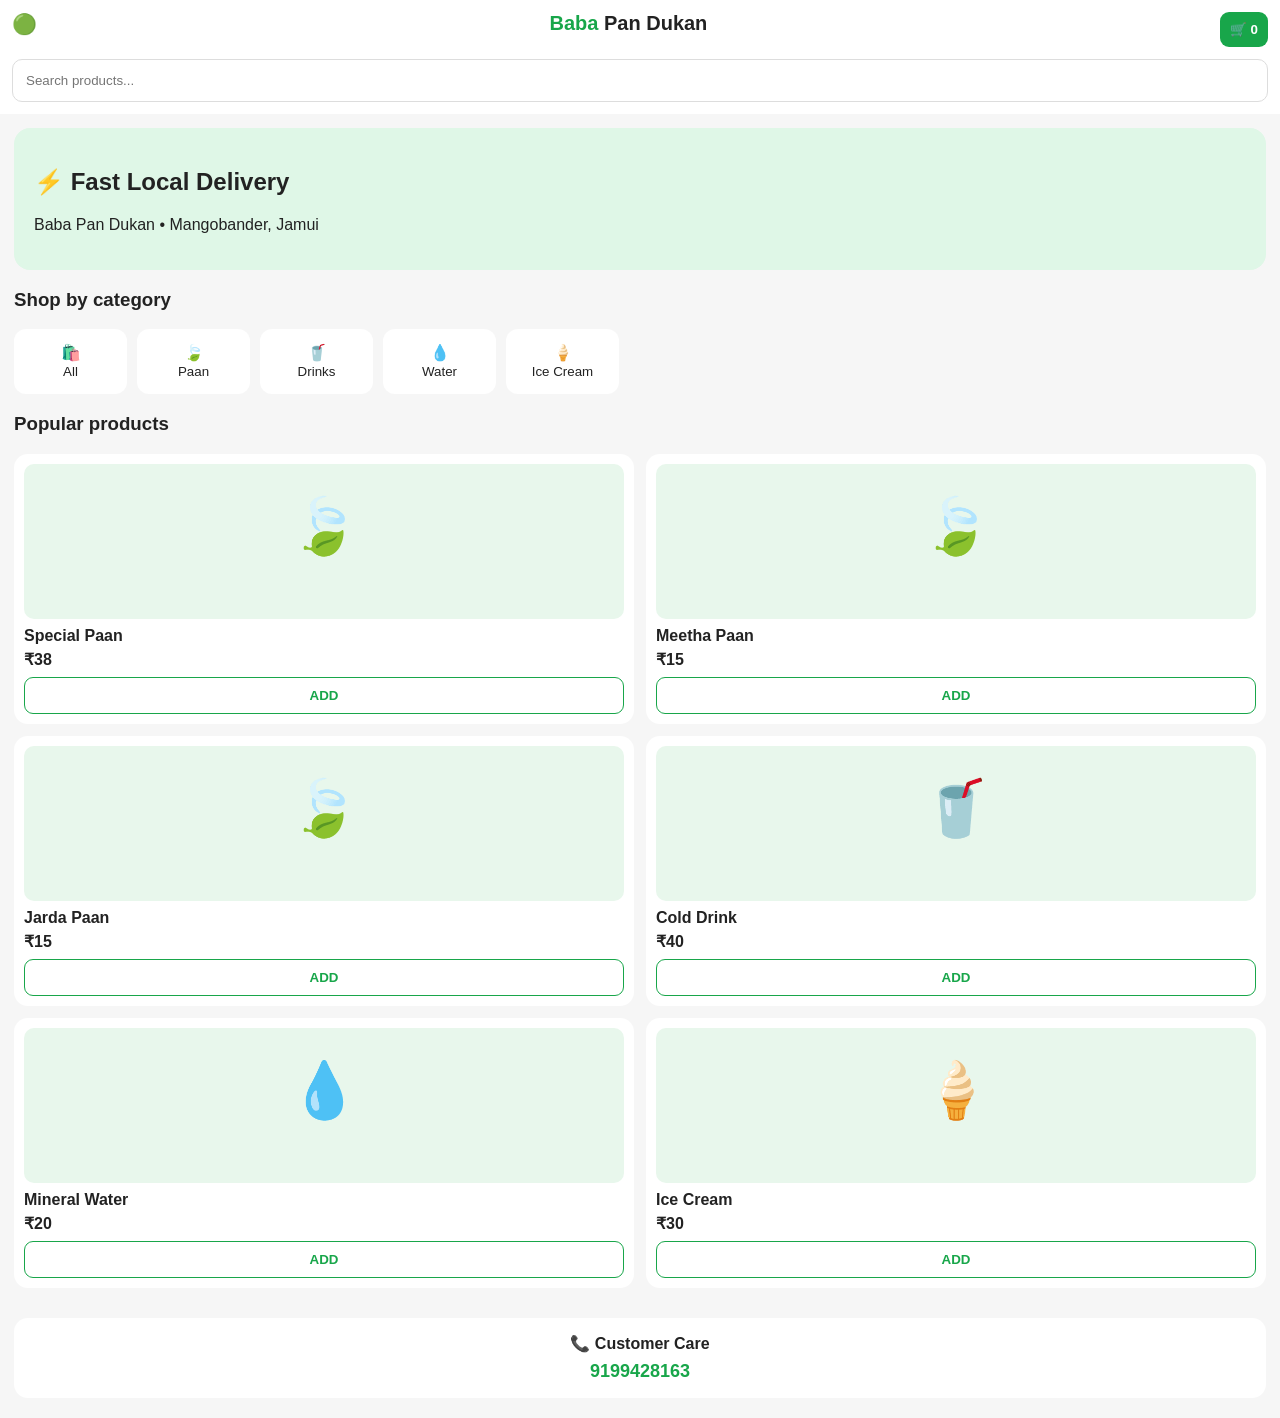
<file: Baba-Pan-Dukan-Blinkit-Style-1.html>
<!doctype html><html><head><meta name="viewport" content="width=device-width,initial-scale=1"><title>Baba Pan Dukan</title><style>
body{margin:0;font-family:Arial;background:#f6f6f6;color:#222}header{background:#fff;padding:12px;position:sticky;top:0}.top{display:flex;justify-content:space-between;font-weight:bold;font-size:20px}.green{color:#18a64a}button{border:0;border-radius:9px;padding:10px;background:#18a64a;color:#fff;font-weight:bold}.search{box-sizing:border-box;width:100%;margin-top:12px;padding:13px;border:1px solid #ddd;border-radius:10px}.hero{margin:14px;padding:20px;background:#dff7e7;border-radius:16px}.section{padding:0 14px}.cats{display:flex;gap:10px;overflow:auto}.cat{background:#fff;padding:14px;min-width:85px;border-radius:12px;text-align:center}.grid{display:grid;grid-template-columns:repeat(2,1fr);gap:12px;padding-bottom:30px}.card{background:#fff;border-radius:14px;padding:10px}.card img{width:100%;height:125px;object-fit:cover;border-radius:10px}.add{width:100%;margin-top:8px;background:#fff;color:#18a64a;border:1px solid #18a64a}.name{font-weight:bold;margin-top:8px}.price{font-weight:bold;margin-top:5px}#cart{display:none;position:fixed;inset:0;background:#0008;z-index:5;align-items:flex-end}.sheet{background:#fff;width:100%;padding:18px;border-radius:20px 20px 0 0}.row{padding:10px;background:#f3f3f3;margin:8px 0;border-radius:8px;display:flex;justify-content:space-between}.qty button{padding:5px 9px}
</style></head><body><header><div class="top">🟢 <span><span class="green">Baba</span> Pan Dukan</span><button onclick="openCart()">🛒 <span id="count">0</span></button></div><input id="search" class="search" placeholder="Search products..." oninput="render()"></header><div class="hero"><h2>⚡ Fast Local Delivery</h2><p>Baba Pan Dukan • Mangobander, Jamui</p></div><section class="section"><h3>Shop by category</h3><div class="cats" id="cats"></div><h3>Popular products</h3><div class="grid" id="products"></div></section><section class="section" style="padding-bottom:20px"><div style="background:#fff;padding:16px;border-radius:14px;text-align:center"><b>📞 Customer Care</b><br><a href="tel:+919199428163" style="display:inline-block;margin-top:8px;color:#18a64a;font-weight:bold;font-size:18px;text-decoration:none">9199428163</a></div></section><div id="cart"><div class="sheet"><button onclick="closeCart()">Close ✕</button><h2>Your Cart 🛒</h2><div id="items"></div><h2>Total ₹<span id="total">0</span></h2><button style="width:100%" onclick="order()">Order on WhatsApp</button></div></div><script>
const P=[['Special Paan',38,'Paan','🍃'],['Meetha Paan',15,'Paan','🍃'],['Jarda Paan',15,'Paan','🍃'],['Cold Drink',40,'Drinks','🥤'],['Mineral Water',20,'Water','💧'],['Ice Cream',30,'Ice Cream','🍦']].map((x,i)=>({id:i+1,n:x[0],p:x[1],c:x[2],e:x[3]}));let cart=[],cat='All';
function render(){let q=search.value.toLowerCase(),cs=['All',...new Set(P.map(x=>x.c))];cats.innerHTML=cs.map(c=>`<div class="cat" onclick="cat='${c}';render()">${c=='All'?'🛍️':P.find(x=>x.c==c).e}<br><small>${c}</small></div>`).join('');products.innerHTML=P.filter(x=>(cat=='All'||x.c==cat)&&x.n.toLowerCase().includes(q)).map(x=>`<div class="card"><div style="height:125px;background:#e8f7ec;border-radius:10px;font-size:55px;text-align:center;padding-top:30px">${x.e}</div><div class="name">${x.n}</div><div class="price">₹${x.p}</div><button class="add" onclick="add(${x.id})">ADD</button></div>`).join('');count.textContent=cart.reduce((s,x)=>s+x.q,0)}
function add(id){let x=cart.find(x=>x.id==id);x?x.q++:cart.push({id,q:1});render()}function openCart(){cartRender();document.getElementById('cart').style.display='flex'}function closeCart(){document.getElementById('cart').style.display='none'}function cartRender(){let t=0;items.innerHTML=cart.map(x=>{let p=P.find(p=>p.id==x.id);t+=p.p*x.q;return `<div class="row">${p.n}<span class="qty"><button onclick="change(${x.id},-1)">−</button> ${x.q} <button onclick="change(${x.id},1)">+</button></span></div>`}).join('')||'Cart empty';total.textContent=t}function change(id,d){let x=cart.find(x=>x.id==id);x.q+=d;if(x.q<1)cart=cart.filter(x=>x.id!=id);cartRender();render()}function order(){if(!cart.length)return alert('Cart empty');let tx=cart.map(x=>{let p=P.find(p=>p.id==x.id);return p.n+' x'+x.q}).join('\n');open('https://wa.me/918102856181?text='+encodeURIComponent('Baba Pan Dukan Order\n'+tx))}render();
</script></body></html>
</file>
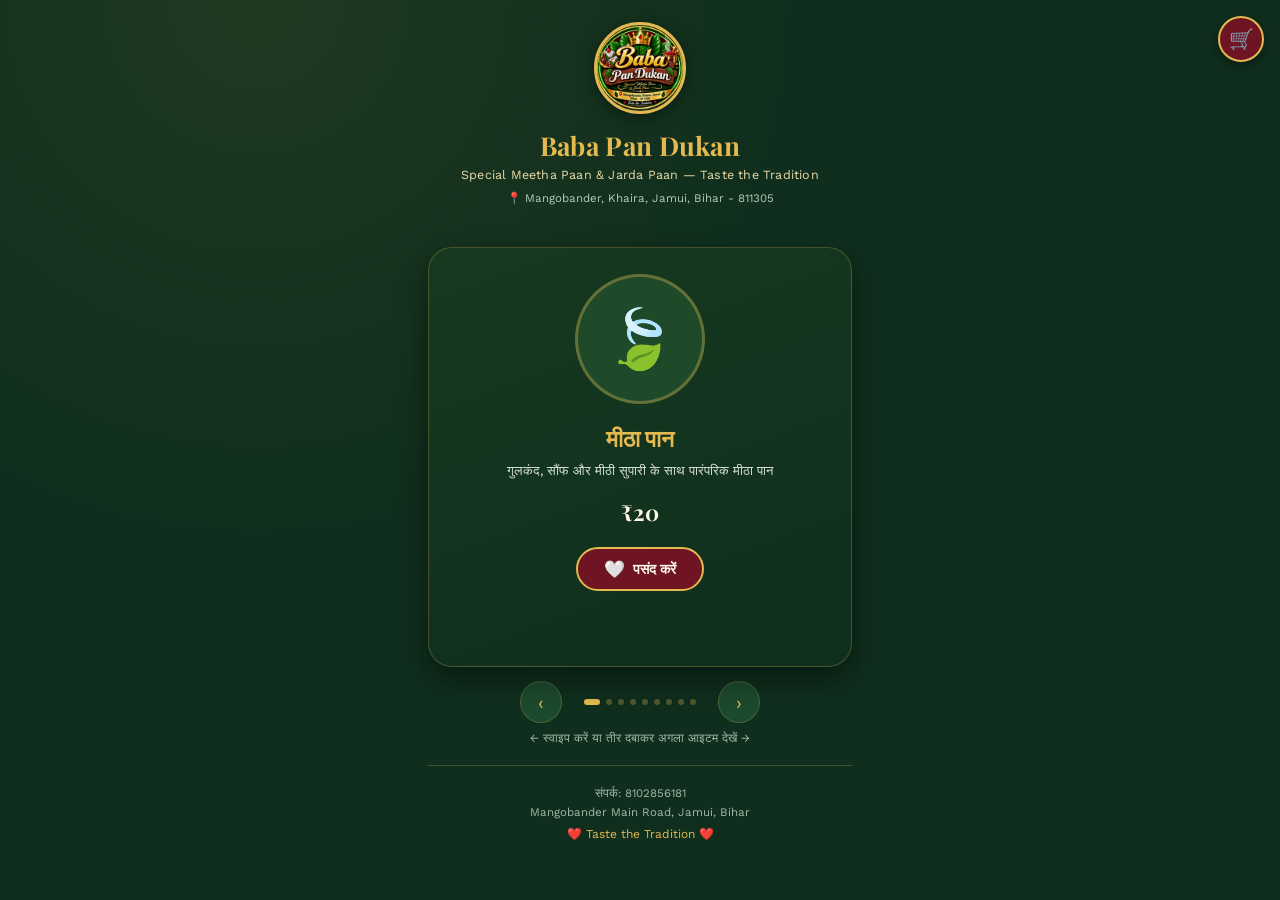
<file: baba-pan-dukan.html>
<!DOCTYPE html>
<html lang="hi">
<head>
<meta charset="UTF-8">
<meta name="viewport" content="width=device-width, initial-scale=1.0">
<title>Baba Pan Dukan | पान मेन्यू</title>
<link rel="preconnect" href="https://fonts.googleapis.com">
<link href="https://fonts.googleapis.com/css2?family=Playfair+Display:wght@600;700&family=Work+Sans:wght@400;500;600;700&display=swap" rel="stylesheet">
<style>
  :root{
    --dark-green:#0F2E1D;
    --mid-green:#1C4A2E;
    --gold:#D4AF37;
    --gold2:#E4B94F;
    --maroon:#6E1423;
    --cream:#FFF8E7;
    --line: rgba(228,185,79,0.25);
  }
  *{box-sizing:border-box; margin:0; padding:0;}
  body{
    background:var(--dark-green);
    background-image: radial-gradient(circle at 20% 0%, rgba(228,185,79,0.08), transparent 40%);
    color:var(--cream);
    font-family:'Work Sans', sans-serif;
    -webkit-font-smoothing:antialiased;
    min-height:100vh;
    padding-bottom:30px;
  }
  .wrap{max-width:460px; margin:0 auto; padding:0 18px;}

  /* HEADER */
  header{
    padding:22px 18px 18px;
    text-align:center;
    position:relative;
  }
  .logo-img{
    width:92px; height:92px;
    border-radius:50%;
    object-fit:cover;
    border:3px solid var(--gold2);
    box-shadow:0 4px 18px rgba(0,0,0,0.4);
    margin-bottom:10px;
  }
  h1.shop-name{
    font-family:'Playfair Display', serif;
    font-size:26px;
    font-weight:700;
    color:var(--gold2);
    letter-spacing:0.3px;
  }
  .tagline{
    font-size:12.5px;
    color:#E8D9A8;
    margin-top:4px;
    letter-spacing:0.2px;
  }
  .addr-line{
    font-size:11.5px;
    color:#B8C9BC;
    margin-top:8px;
    line-height:1.5;
  }

  /* CART BUTTON */
  .cart-btn{
    position:fixed;
    top:16px; right:16px;
    background:var(--maroon);
    border:2px solid var(--gold2);
    color:var(--cream);
    width:46px; height:46px;
    border-radius:50%;
    display:flex; align-items:center; justify-content:center;
    font-size:20px;
    cursor:pointer;
    z-index:50;
    box-shadow:0 4px 14px rgba(0,0,0,0.4);
  }
  .cart-count{
    position:absolute;
    top:-4px; right:-4px;
    background:var(--gold2);
    color:var(--dark-green);
    font-size:11px;
    font-weight:700;
    width:20px; height:20px;
    border-radius:50%;
    display:flex; align-items:center; justify-content:center;
  }

  /* CARD STACK */
  .stage{
    position:relative;
    height:420px;
    margin:22px 0 14px;
    touch-action:pan-y;
  }
  .card{
    position:absolute;
    inset:0;
    background:linear-gradient(160deg, #16391F, #0F2E1D);
    border:1.5px solid var(--line);
    border-radius:24px;
    padding:26px 22px 22px;
    display:flex;
    flex-direction:column;
    align-items:center;
    text-align:center;
    box-shadow:0 12px 30px rgba(0,0,0,0.45);
    transition:transform 0.28s ease, opacity 0.28s ease;
    user-select:none;
    cursor:grab;
  }
  .card.dragging{ transition:none; cursor:grabbing; }
  .icon-circle{
    width:130px; height:130px;
    border-radius:50%;
    display:flex; align-items:center; justify-content:center;
    font-size:58px;
    margin-bottom:18px;
    box-shadow: inset 0 0 0 3px rgba(228,185,79,0.35);
  }
  .item-name{
    font-family:'Playfair Display', serif;
    font-size:23px;
    font-weight:700;
    color:var(--gold2);
    margin-bottom:8px;
  }
  .item-desc{
    font-size:13px;
    color:#D9E2DA;
    line-height:1.55;
    margin-bottom:16px;
    max-width:280px;
  }
  .item-price{
    font-family:'Playfair Display', serif;
    font-size:22px;
    font-weight:700;
    color:var(--cream);
    margin-bottom:20px;
  }
  .like-btn{
    background:var(--maroon);
    border:2px solid var(--gold2);
    color:var(--cream);
    padding:10px 26px;
    border-radius:999px;
    font-size:14px;
    font-weight:600;
    font-family:'Work Sans';
    cursor:pointer;
    display:flex; align-items:center; gap:8px;
  }
  .like-btn.added{
    background:var(--gold2);
    color:var(--dark-green);
    border-color:var(--gold2);
  }
  .heart-ic{ font-size:17px; }

  /* NAV */
  .nav-row{
    display:flex;
    align-items:center;
    justify-content:center;
    gap:22px;
    margin-bottom:8px;
  }
  .nav-btn{
    width:42px; height:42px;
    border-radius:50%;
    background:var(--mid-green);
    border:1.5px solid var(--line);
    color:var(--gold2);
    font-size:18px;
    display:flex; align-items:center; justify-content:center;
    cursor:pointer;
  }
  .dots{
    display:flex;
    gap:6px;
  }
  .dot{
    width:6px; height:6px;
    border-radius:50%;
    background:rgba(228,185,79,0.3);
  }
  .dot.active{ background:var(--gold2); width:16px; border-radius:4px; }

  .swipe-hint{
    text-align:center;
    font-size:11.5px;
    color:#A6B7AA;
    margin-bottom:20px;
  }

  footer{
    text-align:center;
    padding:18px 20px 4px;
    border-top:1px solid var(--line);
    margin-top:10px;
  }
  footer .addr{
    font-size:11.5px;
    color:#A6B7AA;
    line-height:1.6;
  }
  footer .heart-line{ color:var(--gold2); margin-top:6px; font-size:12px; }

  /* CART MODAL */
  .overlay{
    position:fixed; inset:0;
    background:rgba(0,0,0,0.6);
    z-index:100;
    display:none;
    align-items:flex-end;
  }
  .overlay.open{ display:flex; }
  .sheet{
    background:var(--dark-green);
    border-top:2px solid var(--gold2);
    border-radius:22px 22px 0 0;
    width:100%;
    max-width:460px;
    margin:0 auto;
    padding:20px 20px 26px;
    max-height:78vh;
    overflow-y:auto;
  }
  .sheet-title{
    font-family:'Playfair Display';
    font-size:19px;
    color:var(--gold2);
    font-weight:700;
    margin-bottom:14px;
    display:flex;
    justify-content:space-between;
    align-items:center;
  }
  .close-x{ font-size:20px; cursor:pointer; color:#D9E2DA; }
  .cart-item{
    display:flex;
    justify-content:space-between;
    align-items:center;
    padding:10px 0;
    border-bottom:1px solid var(--line);
    font-size:14px;
  }
  .cart-item .ci-name{ color:var(--cream); font-weight:500; }
  .cart-item .ci-price{ color:var(--gold2); font-weight:600; margin-left:10px; }
  .remove-x{
    background:none; border:none; color:#C77;
    font-size:13px; cursor:pointer; margin-left:10px;
  }
  .cart-empty{
    text-align:center;
    color:#A6B7AA;
    font-size:13.5px;
    padding:26px 10px;
  }
  .cart-total{
    display:flex;
    justify-content:space-between;
    font-family:'Playfair Display';
    font-size:17px;
    font-weight:700;
    color:var(--cream);
    margin:14px 0 16px;
    padding-top:10px;
    border-top:1.5px solid var(--gold2);
  }
  .wa-btn{
    width:100%;
    background:#25D366;
    color:#0b3d1f;
    border:none;
    padding:14px;
    border-radius:14px;
    font-size:15px;
    font-weight:700;
    font-family:'Work Sans';
    cursor:pointer;
    display:flex; align-items:center; justify-content:center; gap:8px;
  }
  .wa-btn[disabled]{ opacity:0.4; }
</style>
</head>
<body>

<div class="cart-btn" id="cartBtn">
  🛒
  <div class="cart-count" id="cartCount" style="display:none;">0</div>
</div>

<div class="wrap">
  <header>
    <img class="logo-img" src="[data-uri]" alt="Baba Pan Dukan">
    <h1 class="shop-name">Baba Pan Dukan</h1>
    <div class="tagline">Special Meetha Paan &amp; Jarda Paan — Taste the Tradition</div>
    <div class="addr-line">📍 Mangobander, Khaira, Jamui, Bihar - 811305</div>
  </header>

  <div class="stage" id="stage"></div>

  <div class="nav-row">
    <div class="nav-btn" id="prevBtn">‹</div>
    <div class="dots" id="dots"></div>
    <div class="nav-btn" id="nextBtn">›</div>
  </div>
  <div class="swipe-hint">← स्वाइप करें या तीर दबाकर अगला आइटम देखें →</div>

  <footer>
    <div class="addr">संपर्क: 8102856181<br>Mangobander Main Road, Jamui, Bihar</div>
    <div class="heart-line">❤️ Taste the Tradition ❤️</div>
  </footer>
</div>

<div class="overlay" id="overlay">
  <div class="sheet">
    <div class="sheet-title">
      <span>आपका कार्ट 🛒</span>
      <span class="close-x" id="closeCart">✕</span>
    </div>
    <div id="cartList"></div>
    <div class="cart-total" id="cartTotal" style="display:none;">
      <span>कुल</span><span id="totalAmt">₹0</span>
    </div>
    <button class="wa-btn" id="waBtn" disabled>📲 WhatsApp पर ऑर्डर करें</button>
  </div>
</div>

<script>
const products = [
  {id:1, name:"मीठा पान", desc:"गुलकंद, सौंफ और मीठी सुपारी के साथ पारंपरिक मीठा पान", price:20, emoji:"🍃", bg:"#1E4A2A"},
  {id:2, name:"जर्दा पान", desc:"खुशबूदार जर्दा और चूने के साथ क्लासिक पान", price:30, emoji:"🌿", bg:"#2A5C36"},
  {id:3, name:"बनारसी पान", desc:"बनारस स्टाइल में तैयार, कत्था-चूना और सौंफ के साथ", price:40, emoji:"🍁", bg:"#1E4A2A"},
  {id:4, name:"चॉकलेट पान", desc:"चॉकलेट सॉस और मीठी फिलिंग वाला मॉडर्न पान", price:50, emoji:"🍫", bg:"#3D2418"},
  {id:5, name:"सिल्वर पान", desc:"चांदी के वर्क से सजा प्रीमियम मीठा पान", price:60, emoji:"✨", bg:"#3A3A3A"},
  {id:6, name:"कलकत्ता पान", desc:"कोलकाता स्टाइल पत्ते में मीठी सुपारी व गुलकंद", price:35, emoji:"🌱", bg:"#1E4A2A"},
  {id:7, name:"मघई पान", desc:"मगही पत्ते का पारंपरिक तीखा-मीठा स्वाद", price:40, emoji:"🍃", bg:"#2A5C36"},
  {id:8, name:"फायर पान", desc:"स्पेशल फ्लेवर के साथ धुआं छोड़ता मैजिक पान", price:80, emoji:"🔥", bg:"#5C2A1E"},
  {id:9, name:"गुलकंद पान", desc:"ताज़े गुलकंद और गुलाब की पंखुड़ियों वाला पान", price:35, emoji:"🌹", bg:"#5C1E3A"},
];

const stage = document.getElementById('stage');
const dotsEl = document.getElementById('dots');
const prevBtn = document.getElementById('prevBtn');
const nextBtn = document.getElementById('nextBtn');
const cartBtn = document.getElementById('cartBtn');
const cartCount = document.getElementById('cartCount');
const overlay = document.getElementById('overlay');
const closeCart = document.getElementById('closeCart');
const cartList = document.getElementById('cartList');
const cartTotal = document.getElementById('cartTotal');
const totalAmt = document.getElementById('totalAmt');
const waBtn = document.getElementById('waBtn');

let current = 0;
let cart = JSON.parse(localStorage.getItem('paan_cart') || '[]');
const WHATSAPP_NUMBER = "918102856181";

function saveCart(){
  localStorage.setItem('paan_cart', JSON.stringify(cart));
  updateCartUI();
}

function updateCartUI(){
  if(cart.length > 0){
    cartCount.style.display = 'flex';
    cartCount.textContent = cart.length;
  } else {
    cartCount.style.display = 'none';
  }
}

function renderDots(){
  dotsEl.innerHTML = '';
  products.forEach((_, i) => {
    const d = document.createElement('div');
    d.className = 'dot' + (i === current ? ' active' : '');
    dotsEl.appendChild(d);
  });
}

function renderCard(){
  stage.innerHTML = '';
  const p = products[current];
  const inCart = cart.some(c => c.id === p.id);
  const card = document.createElement('div');
  card.className = 'card';
  card.innerHTML = `
    <div class="icon-circle" style="background:${p.bg}">${p.emoji}</div>
    <div class="item-name">${p.name}</div>
    <div class="item-desc">${p.desc}</div>
    <div class="item-price">₹${p.price}</div>
    <button class="like-btn ${inCart ? 'added' : ''}" id="likeBtn">
      <span class="heart-ic">${inCart ? '❤️' : '🤍'}</span>
      <span>${inCart ? 'कार्ट में जोड़ा गया' : 'पसंद करें'}</span>
    </button>
  `;
  stage.appendChild(card);

  document.getElementById('likeBtn').addEventListener('click', () => {
    if(cart.some(c => c.id === p.id)){
      cart = cart.filter(c => c.id !== p.id);
    } else {
      cart.push({id:p.id, name:p.name, price:p.price});
    }
    saveCart();
    renderCard();
  });

  attachSwipe(card);
  renderDots();
}

function goTo(idx){
  current = (idx + products.length) % products.length;
  renderCard();
}

prevBtn.addEventListener('click', () => goTo(current - 1));
nextBtn.addEventListener('click', () => goTo(current + 1));

function attachSwipe(card){
  let startX = 0, deltaX = 0, dragging = false;

  function onDown(x){
    startX = x; dragging = true;
    card.classList.add('dragging');
  }
  function onMove(x){
    if(!dragging) return;
    deltaX = x - startX;
    card.style.transform = `translateX(${deltaX}px) rotate(${deltaX/24}deg)`;
    card.style.opacity = 1 - Math.min(Math.abs(deltaX)/300, 0.4);
  }
  function onUp(){
    if(!dragging) return;
    dragging = false;
    card.classList.remove('dragging');
    if(deltaX > 80){
      goTo(current - 1);
    } else if(deltaX < -80){
      goTo(current + 1);
    } else {
      card.style.transform = '';
      card.style.opacity = 1;
    }
    deltaX = 0;
  }

  card.addEventListener('touchstart', e => onDown(e.touches[0].clientX));
  card.addEventListener('touchmove', e => onMove(e.touches[0].clientX));
  card.addEventListener('touchend', onUp);

  card.addEventListener('mousedown', e => onDown(e.clientX));
  window.addEventListener('mousemove', e => onMove(e.clientX));
  window.addEventListener('mouseup', onUp);
}

function renderCart(){
  cartList.innerHTML = '';
  if(cart.length === 0){
    cartList.innerHTML = '<div class="cart-empty">अभी कोई आइटम पसंद नहीं किया गया 🤍</div>';
    cartTotal.style.display = 'none';
    waBtn.disabled = true;
    return;
  }
  let total = 0;
  cart.forEach(item => {
    total += item.price;
    const row = document.createElement('div');
    row.className = 'cart-item';
    row.innerHTML = `
      <span class="ci-name">${item.name}</span>
      <span>
        <span class="ci-price">₹${item.price}</span>
        <button class="remove-x" data-id="${item.id}">हटाएं</button>
      </span>
    `;
    cartList.appendChild(row);
  });
  cartTotal.style.display = 'flex';
  totalAmt.textContent = '₹' + total;
  waBtn.disabled = false;

  cartList.querySelectorAll('.remove-x').forEach(btn => {
    btn.addEventListener('click', () => {
      const id = parseInt(btn.dataset.id);
      cart = cart.filter(c => c.id !== id);
      saveCart();
      renderCart();
      renderCard();
    });
  });
}

cartBtn.addEventListener('click', () => {
  renderCart();
  overlay.classList.add('open');
});
closeCart.addEventListener('click', () => overlay.classList.remove('open'));
overlay.addEventListener('click', (e) => { if(e.target === overlay) overlay.classList.remove('open'); });

waBtn.addEventListener('click', () => {
  if(cart.length === 0) return;
  let msg = "नमस्ते Baba Pan Dukan! मुझे यह ऑर्डर करना है:\n\n";
  let total = 0;
  cart.forEach((item, i) => {
    msg += `${i+1}. ${item.name} - ₹${item.price}\n`;
    total += item.price;
  });
  msg += `\nकुल: ₹${total}`;
  const url = `https://wa.me/${WHATSAPP_NUMBER}?text=${encodeURIComponent(msg)}`;
  window.open(url, '_blank');
});

updateCartUI();
renderCard();
</script>

</body>
</html>
</file>
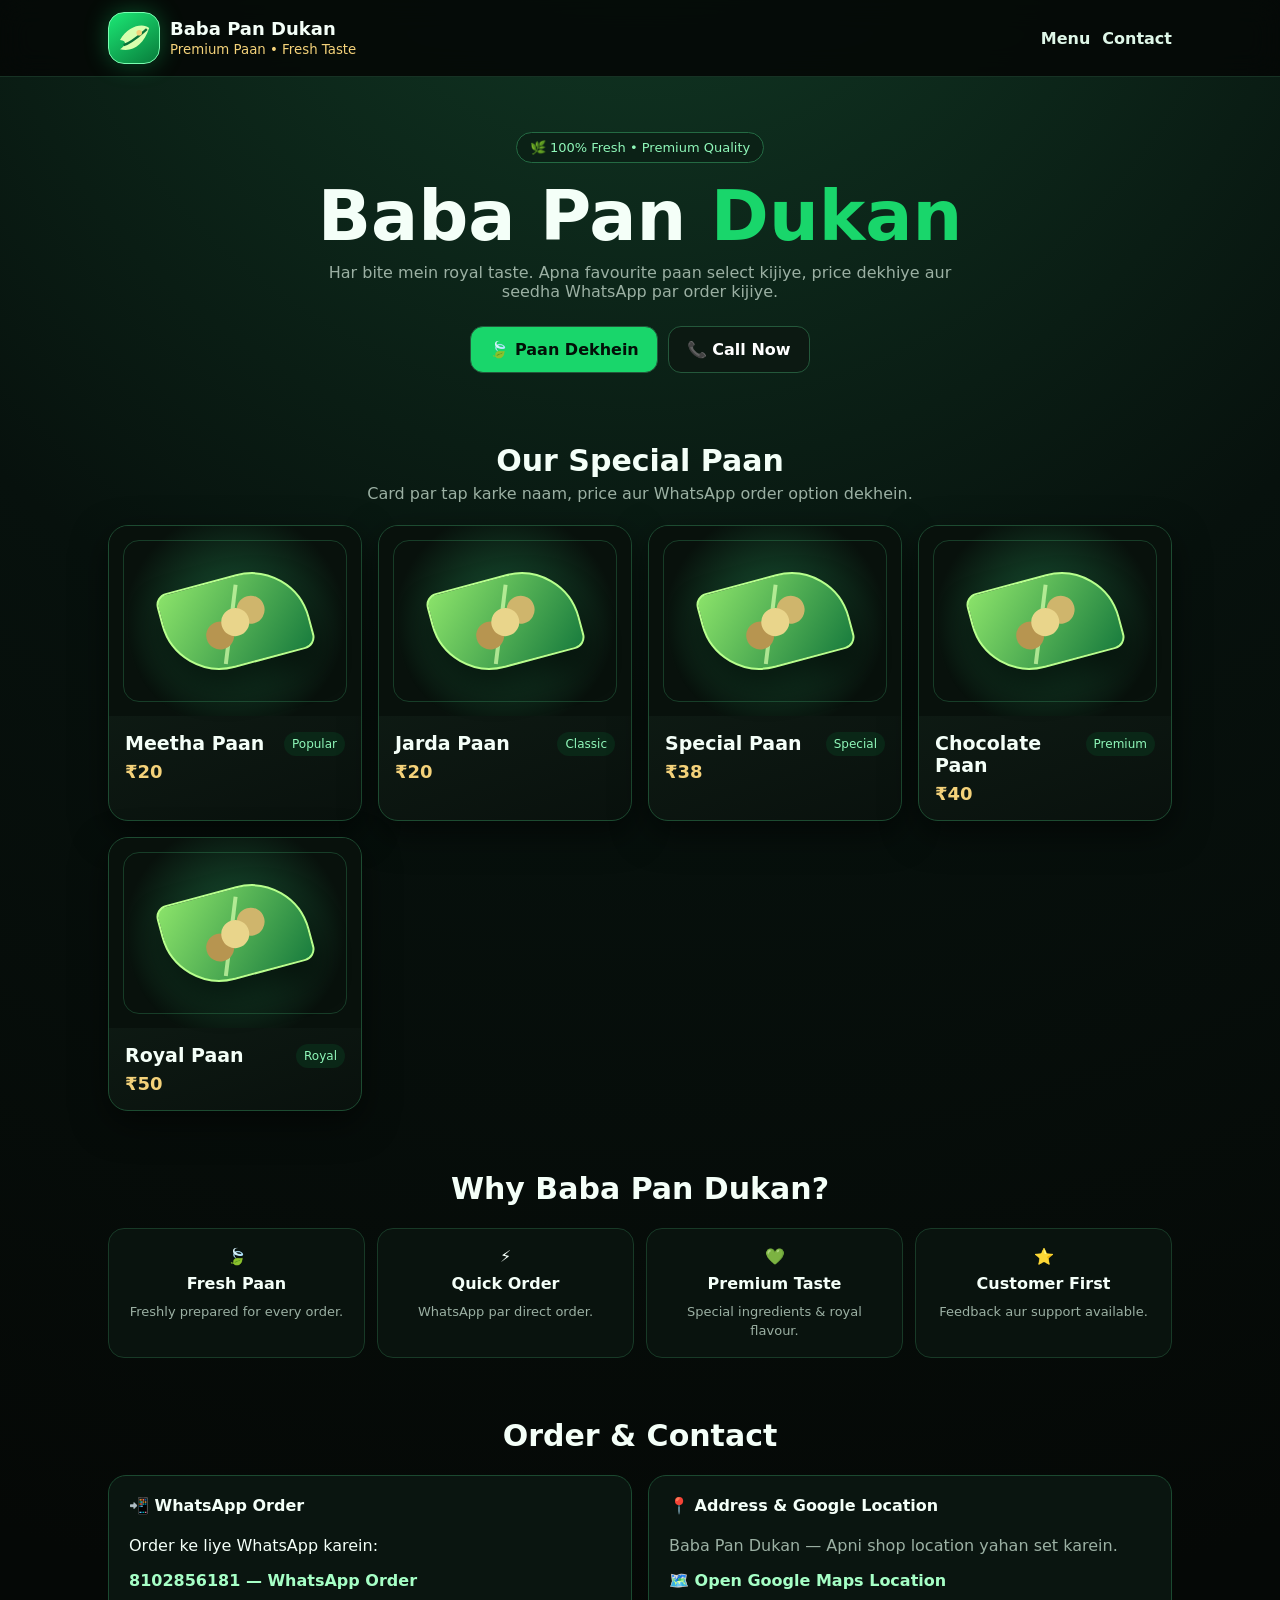
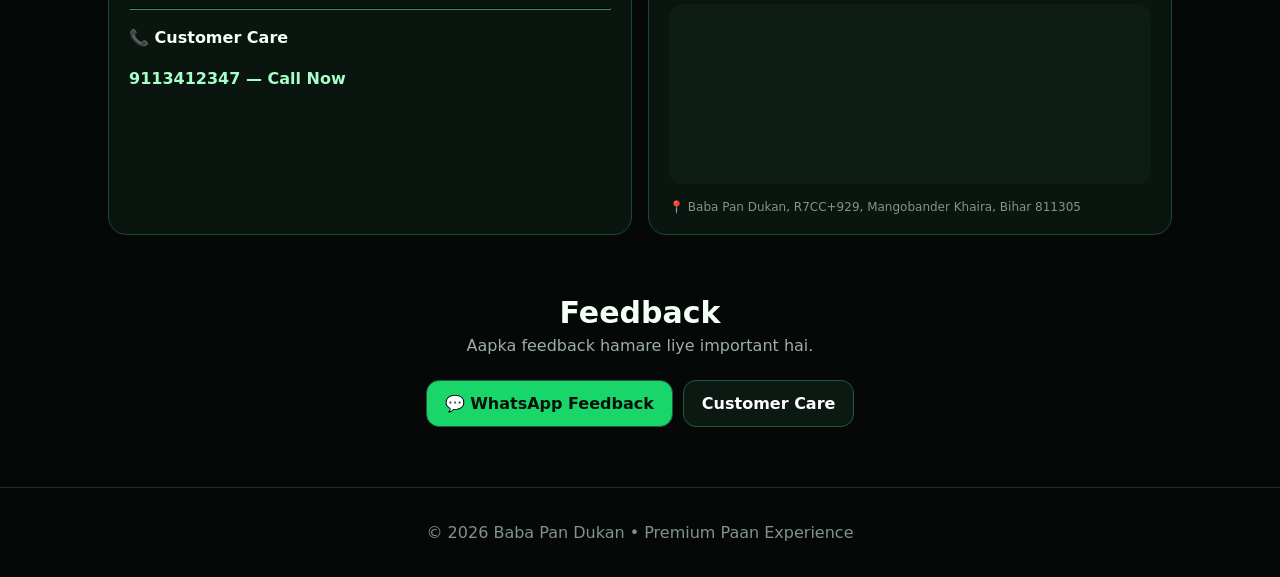
<file: Baba_Pan_Dukan_Premium_New-1.html>
<!DOCTYPE html>
<html lang="hi">
<head>
<meta charset="UTF-8">
<meta name="viewport" content="width=device-width, initial-scale=1.0">
<meta name="theme-color" content="#07110d">
<title>Baba Pan Dukan | Premium Paan</title>
<style>
:root{--bg:#050806;--panel:#0b1510;--panel2:#0f1d15;--green:#19d66b;--green2:#0fa653;--gold:#f4d27a;--text:#f4fff8;--muted:#9bb0a3}
*{box-sizing:border-box}html{scroll-behavior:smooth}body{margin:0;background:radial-gradient(circle at 50% -10%,#123d27 0,#07110d 38%,#050806 75%);color:var(--text);font-family:system-ui,-apple-system,Segoe UI,Roboto,sans-serif}
header{position:sticky;top:0;z-index:20;background:rgba(5,8,6,.9);backdrop-filter:blur(14px);border-bottom:1px solid #173224}
.nav{max-width:1100px;margin:auto;padding:12px 18px;display:flex;align-items:center;justify-content:space-between;gap:14px}
.brand{display:flex;align-items:center;gap:10px}.logo{width:52px;height:52px;border-radius:16px;background:linear-gradient(145deg,#1ce875,#087c3b);display:grid;place-items:center;box-shadow:0 0 25px #19d66b55;border:1px solid #7affb1}
.logo svg{width:40px;height:40px}.brand h1{font-size:18px;margin:0}.brand small{color:var(--gold)}
.nav a{color:#dff7e8;text-decoration:none;margin-left:12px;font-weight:700}
.hero{max-width:1100px;margin:auto;padding:55px 18px 35px;text-align:center}.badge{display:inline-block;border:1px solid #246a43;color:#8ff7b9;background:#0b2116;padding:7px 13px;border-radius:999px;font-size:13px}
.hero h2{font-size:clamp(36px,8vw,70px);line-height:1;margin:18px 0 12px}.hero h2 span{color:var(--green)}.hero p{max-width:650px;margin:0 auto;color:var(--muted);font-size:16px}
.actions{display:flex;justify-content:center;gap:10px;flex-wrap:wrap;margin-top:25px}.btn{display:inline-flex;align-items:center;justify-content:center;padding:13px 18px;border-radius:13px;text-decoration:none;font-weight:800;border:1px solid #24583b}.primary{background:var(--green);color:#031008}.secondary{background:#0c1912;color:white}
.section{max-width:1100px;margin:auto;padding:25px 18px}.section h3{text-align:center;font-size:30px;margin:10px 0 6px}.section>p{text-align:center;color:var(--muted);margin-top:0}
.grid{display:grid;grid-template-columns:repeat(auto-fit,minmax(220px,1fr));gap:16px;margin-top:22px}
.card{background:linear-gradient(160deg,#122219,#09110d);border:1px solid #1d4b31;border-radius:20px;overflow:hidden;box-shadow:0 12px 35px #0008;cursor:pointer;transition:.25s}.card:hover{transform:translateY(-5px);border-color:#31e878}
.photo{height:190px;display:grid;place-items:center;background:radial-gradient(circle,#1a5c38,#08110c 70%);position:relative}.photo:after{content:"";position:absolute;inset:14px;border:1px solid #55e89433;border-radius:16px}
.paan{width:145px;height:90px;background:linear-gradient(135deg,#8be36a,#197c3e);border-radius:12px 60px 12px 60px;transform:rotate(-15deg);box-shadow:0 18px 30px #0009;position:relative;border:2px solid #b8ff8d}.paan:before{content:"";position:absolute;left:45%;top:5px;width:4px;height:80px;background:#d8ffae;transform:rotate(22deg);opacity:.7}.paan:after{content:"";position:absolute;width:28px;height:28px;border-radius:50%;background:#e9d58b;left:56px;top:30px;box-shadow:18px -8px #cfb56c,-18px 9px #b79550}
.info{padding:16px}.info h4{margin:0 0 7px;font-size:19px}.price{color:var(--gold);font-weight:900;font-size:18px}.tag{float:right;color:#8ff7b9;font-size:12px;background:#0a2717;padding:5px 8px;border-radius:999px}
.features{display:grid;grid-template-columns:repeat(auto-fit,minmax(180px,1fr));gap:12px;margin-top:22px}.feature{background:#09130e;border:1px solid #183a27;border-radius:16px;padding:18px;text-align:center}.feature b{display:block;margin:8px 0}.feature span{color:var(--muted);font-size:13px}
.contact{display:grid;grid-template-columns:1fr 1fr;gap:16px;margin-top:22px}.box{background:#0a1510;border:1px solid #1b4930;border-radius:18px;padding:20px}.box h4{margin-top:0}.box a{color:#a6ffc6;text-decoration:none;font-weight:800}.map{width:100%;height:180px;border:0;border-radius:14px;background:#0d1d14}
footer{text-align:center;color:#7f9588;padding:35px 18px;border-top:1px solid #173224;margin-top:35px}
.modal{position:fixed;inset:0;background:#000b;display:none;align-items:center;justify-content:center;padding:18px;z-index:50}.modal.open{display:flex}.dialog{max-width:430px;width:100%;background:#0b1510;border:1px solid #2b7047;border-radius:22px;padding:22px;box-shadow:0 30px 80px #000}.close{float:right;background:none;border:0;color:#fff;font-size:28px}.dialog .bigprice{font-size:30px;color:var(--gold);font-weight:900;margin:12px 0}.order{display:block;text-align:center;background:var(--green);color:#031008;text-decoration:none;font-weight:900;padding:15px;border-radius:13px;margin-top:18px}
@media(max-width:700px){.nav a{display:none}.contact{grid-template-columns:1fr}.hero{padding-top:38px}}
</style>
</head>
<body>
<header><div class="nav">
<div class="brand">
<div class="logo" aria-label="Baba Pan Dukan logo">
<svg viewBox="0 0 100 100" xmlns="http://www.w3.org/2000/svg"><path d="M15 55C35 18 74 12 88 25C74 67 47 86 15 78C28 70 35 57 15 55Z" fill="#d8ffae"/><path d="M24 68C44 62 62 45 82 28" stroke="#08733a" stroke-width="6" fill="none"/><circle cx="63" cy="37" r="7" fill="#f4d27a"/></svg>
</div><div><h1>Baba Pan Dukan</h1><small>Premium Paan • Fresh Taste</small></div>
</div>
<div><a href="#menu">Menu</a><a href="#contact">Contact</a></div>
</div></header>

<section class="hero">
<div class="badge">🌿 100% Fresh • Premium Quality</div>
<h2>Baba Pan <span>Dukan</span></h2>
<p>Har bite mein royal taste. Apna favourite paan select kijiye, price dekhiye aur seedha WhatsApp par order kijiye.</p>
<div class="actions"><a class="btn primary" href="#menu">🍃 Paan Dekhein</a><a class="btn secondary" href="tel:9113412347">📞 Call Now</a></div>
</section>

<section class="section" id="menu">
<h3>Our Special Paan</h3><p>Card par tap karke naam, price aur WhatsApp order option dekhein.</p>
<div class="grid">
<div class="card" onclick="openItem('Meetha Paan','₹20')"><div class="photo"><div class="paan"></div></div><div class="info"><span class="tag">Popular</span><h4>Meetha Paan</h4><div class="price">₹20</div></div></div>
<div class="card" onclick="openItem('Jarda Paan','₹20')"><div class="photo"><div class="paan"></div></div><div class="info"><span class="tag">Classic</span><h4>Jarda Paan</h4><div class="price">₹20</div></div></div>
<div class="card" onclick="openItem('Special Paan','₹38')"><div class="photo"><div class="paan"></div></div><div class="info"><span class="tag">Special</span><h4>Special Paan</h4><div class="price">₹38</div></div></div>
<div class="card" onclick="openItem('Chocolate Paan','₹40')"><div class="photo"><div class="paan"></div></div><div class="info"><span class="tag">Premium</span><h4>Chocolate Paan</h4><div class="price">₹40</div></div></div>
<div class="card" onclick="openItem('Royal Paan','₹50')"><div class="photo"><div class="paan"></div></div><div class="info"><span class="tag">Royal</span><h4>Royal Paan</h4><div class="price">₹50</div></div></div>
</div>
</section>

<section class="section">
<h3>Why Baba Pan Dukan?</h3>
<div class="features">
<div class="feature">🍃<b>Fresh Paan</b><span>Freshly prepared for every order.</span></div>
<div class="feature">⚡<b>Quick Order</b><span>WhatsApp par direct order.</span></div>
<div class="feature">💚<b>Premium Taste</b><span>Special ingredients & royal flavour.</span></div>
<div class="feature">⭐<b>Customer First</b><span>Feedback aur support available.</span></div>
</div>
</section>

<section class="section" id="contact">
<h3>Order & Contact</h3>
<div class="contact">
<div class="box"><h4>📲 WhatsApp Order</h4><p>Order ke liye WhatsApp karein:</p><a href="https://wa.me/918102856181?text=Namaste%20Baba%20Pan%20Dukan%2C%20mujhe%20paan%20order%20karna%20hai." target="_blank">8102856181 — WhatsApp Order</a><hr style="border-color:#183a27;margin:18px 0"><h4>📞 Customer Care</h4><a href="tel:9113412347">9113412347 — Call Now</a></div>
<div class="box"><h4>📍 Address & Google Location</h4><p style="color:#9bb0a3">Baba Pan Dukan — Apni shop location yahan set karein.</p><a href="https://maps.app.goo.gl/uQb42yUqo8UnBDfG7" target="_blank">🗺️ Open Google Maps Location</a>
<div style="margin-top:14px">
<iframe class="map" src="https://www.google.com/maps?q=Baba%20Pan%20Dukan%2C%20R7CC%20929%2C%20Mangobander%20Khaira%2C%20Bihar%20811305&output=embed" loading="lazy" allowfullscreen></iframe>
</div>
<p style="color:#7f9588;font-size:12px;margin-bottom:0">📍 Baba Pan Dukan, R7CC+929, Mangobander Khaira, Bihar 811305</p></div>
</div>
</section>

<section class="section">
<h3>Feedback</h3><p>Aapka feedback hamare liye important hai.</p>
<div class="actions"><a class="btn primary" href="https://wa.me/918102856181?text=Feedback%20for%20Baba%20Pan%20Dukan%3A%20" target="_blank">💬 WhatsApp Feedback</a><a class="btn secondary" href="tel:9113412347">Customer Care</a></div>
</section>

<footer>© 2026 Baba Pan Dukan • Premium Paan Experience</footer>

<div class="modal" id="modal" onclick="if(event.target===this)closeItem()"><div class="dialog">
<button class="close" onclick="closeItem()">×</button><div class="badge">🍃 Baba Pan Dukan</div><h2 id="itemName"></h2><div class="bigprice" id="itemPrice"></div><p style="color:#9bb0a3">Freshly prepared. WhatsApp par order karne ke liye neeche button dabayein.</p><a class="order" id="orderBtn" target="_blank">📲 WhatsApp Order</a>
</div></div>

<script>
function openItem(name,price){
document.getElementById('itemName').textContent=name;
document.getElementById('itemPrice').textContent=price;
const msg=encodeURIComponent('Namaste Baba Pan Dukan, mujhe '+name+' order karna hai. Price: '+price);
document.getElementById('orderBtn').href='https://wa.me/918102856181?text='+msg;
document.getElementById('modal').classList.add('open');
}
function closeItem(){document.getElementById('modal').classList.remove('open')}
</script>
</body>
</html>
</file>
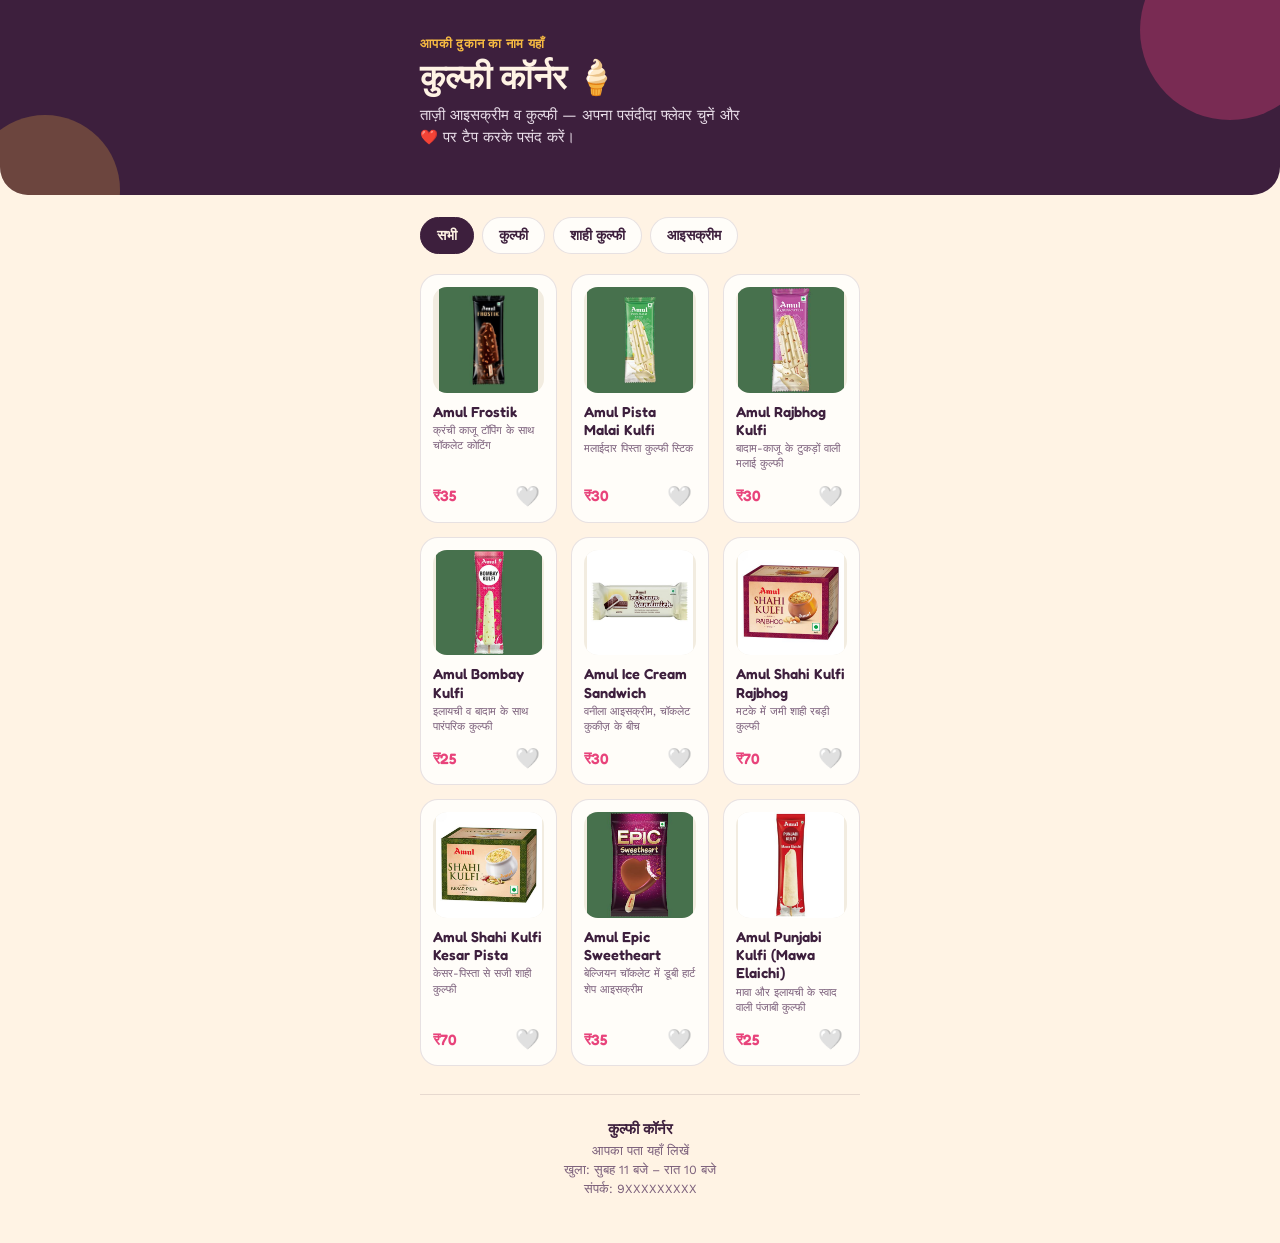
<file: index (2).html>
<!DOCTYPE html>
<html lang="hi">
<head>
<meta charset="UTF-8">
<meta name="viewport" content="width=device-width, initial-scale=1.0">
<title>कुल्फी कॉर्नर | आइसक्रीम मेन्यू</title>
<link rel="preconnect" href="https://fonts.googleapis.com">
<link href="https://fonts.googleapis.com/css2?family=Fredoka:wght@500;600;700&family=Work+Sans:wght@400;500;600&display=swap" rel="stylesheet">
<style>
  :root{
    --cream:#FFF3E4;
    --cream-card:#FFFDF9;
    --plum:#3D1F3D;
    --raspberry:#E8437B;
    --pistachio:#7A9B3E;
    --mango:#F5B942;
    --line: rgba(61,31,61,0.12);
  }
  *{box-sizing:border-box; margin:0; padding:0;}
  body{
    background:var(--cream);
    color:var(--plum);
    font-family:'Work Sans', sans-serif;
    -webkit-font-smoothing:antialiased;
    padding-bottom:40px;
  }
  .wrap{max-width:480px; margin:0 auto; padding:0 20px;}

  header.hero{
    background:var(--plum);
    color:var(--cream);
    padding:36px 20px 46px;
    position:relative;
    overflow:hidden;
    border-bottom-left-radius:28px;
    border-bottom-right-radius:28px;
  }
  header.hero::before{
    content:"";
    position:absolute;
    top:-60px; right:-40px;
    width:180px; height:180px;
    border-radius:50%;
    background:var(--raspberry);
    opacity:0.35;
  }
  header.hero::after{
    content:"";
    position:absolute;
    bottom:-70px; left:-30px;
    width:150px; height:150px;
    border-radius:50%;
    background:var(--mango);
    opacity:0.25;
  }
  .hero-inner{position:relative; z-index:2; max-width:480px; margin:0 auto;}
  .shop-tag{
    font-size:13px;
    letter-spacing:0.3px;
    color:var(--mango);
    font-weight:600;
    margin-bottom:6px;
  }
  h1.shop-name{
    font-family:'Fredoka', sans-serif;
    font-size:34px;
    font-weight:700;
    line-height:1.1;
    margin-bottom:10px;
  }
  .hero-desc{
    font-size:14.5px;
    color:#EADFEA;
    line-height:1.5;
    max-width:340px;
  }

  .tabs{
    display:flex;
    gap:8px;
    margin:22px 0 18px;
    overflow-x:auto;
    padding-bottom:2px;
  }
  .tab{
    flex:0 0 auto;
    padding:9px 16px;
    border-radius:999px;
    background:var(--cream-card);
    border:1.5px solid var(--line);
    font-family:'Work Sans';
    font-size:13.5px;
    font-weight:600;
    color:var(--plum);
    cursor:pointer;
    white-space:nowrap;
  }
  .tab.active{
    background:var(--plum);
    color:var(--cream);
    border-color:var(--plum);
  }

  .grid{
    display:grid;
    grid-template-columns:1fr 1fr;
    gap:14px;
    margin-bottom:28px;
  }
  .card{
    background:var(--cream-card);
    border-radius:18px;
    padding:12px 12px 12px;
    border:1px solid var(--line);
    position:relative;
    display:flex;
    flex-direction:column;
  }
  .photo-wrap{
    width:100%;
    aspect-ratio:1/0.95;
    border-radius:14px;
    overflow:hidden;
    margin-bottom:10px;
    background:#f2ece0;
    display:flex;
    align-items:center;
    justify-content:center;
  }
  .photo-wrap img{
    width:100%;
    height:100%;
    object-fit:contain;
  }
  .flavor-name{
    font-family:'Fredoka';
    font-size:14.5px;
    font-weight:600;
    line-height:1.25;
    margin-bottom:2px;
  }
  .flavor-desc{
    font-size:11px;
    color:#7A5E7A;
    line-height:1.4;
    margin-bottom:10px;
    flex-grow:1;
  }
  .card-bottom{
    display:flex;
    align-items:center;
    justify-content:space-between;
  }
  .price{
    font-family:'Fredoka';
    font-weight:600;
    font-size:15px;
    color:var(--raspberry);
  }
  .like-btn{
    background:none;
    border:none;
    font-size:20px;
    cursor:pointer;
    line-height:1;
    padding:4px;
    transition:transform 0.15s ease;
  }
  .like-btn.liked{ transform:scale(1.15); }

  .fav-note{
    display:flex;
    align-items:center;
    gap:8px;
    background:#FBE4EC;
    border:1px solid rgba(232,67,123,0.25);
    color:var(--raspberry);
    font-size:13px;
    font-weight:500;
    padding:10px 14px;
    border-radius:12px;
    margin-bottom:20px;
  }

  footer{
    margin-top:10px;
    text-align:center;
    padding:24px 20px 4px;
    border-top:1px solid var(--line);
  }
  footer .shop-line{
    font-family:'Fredoka';
    font-weight:600;
    font-size:15px;
    margin-bottom:4px;
  }
  footer .addr{
    font-size:12.5px;
    color:#7A5E7A;
    line-height:1.5;
  }

  @media (min-width:520px){
    .grid{grid-template-columns:1fr 1fr 1fr;}
  }
</style>
</head>
<body>

<header class="hero">
  <div class="hero-inner wrap">
    <div class="shop-tag">आपकी दुकान का नाम यहाँ</div>
    <h1 class="shop-name">कुल्फी कॉर्नर 🍦</h1>
    <p class="hero-desc">ताज़ी आइसक्रीम व कुल्फी — अपना पसंदीदा फ्लेवर चुनें और ❤️ पर टैप करके पसंद करें।</p>
  </div>
</header>

<div class="wrap">
  <div class="tabs" id="tabs">
    <div class="tab active" data-cat="all">सभी</div>
    <div class="tab" data-cat="kulfi">कुल्फी</div>
    <div class="tab" data-cat="shahi">शाही कुल्फी</div>
    <div class="tab" data-cat="icecream">आइसक्रीम</div>
  </div>

  <div class="fav-note" id="favNote" style="display:none;">
    <span>❤️</span>
    <span id="favText">0 फ्लेवर पसंद किए गए</span>
  </div>

  <div class="grid" id="grid"></div>

  <footer>
    <div class="shop-line">कुल्फी कॉर्नर</div>
    <div class="addr">आपका पता यहाँ लिखें<br>खुला: सुबह 11 बजे – रात 10 बजे<br>संपर्क: 9XXXXXXXXX</div>
  </footer>
</div>

<script>
const products = [{"name": "Amul Frostik", "desc": "क्रंची काजू टॉपिंग के साथ चॉकलेट कोटिंग", "price": "₹35", "cat": "icecream", "img": "[data-uri]"}, {"name": "Amul Pista Malai Kulfi", "desc": "मलाईदार पिस्ता कुल्फी स्टिक", "price": "₹30", "cat": "kulfi", "img": "[data-uri]"}, {"name": "Amul Rajbhog Kulfi", "desc": "बादाम-काजू के टुकड़ों वाली मलाई कुल्फी", "price": "₹30", "cat": "kulfi", "img": "[data-uri]"}, {"name": "Amul Bombay Kulfi", "desc": "इलायची व बादाम के साथ पारंपरिक कुल्फी", "price": "₹25", "cat": "kulfi", "img": "[data-uri]"}, {"name": "Amul Ice Cream Sandwich", "desc": "वनीला आइसक्रीम, चॉकलेट कुकीज़ के बीच", "price": "₹30", "cat": "icecream", "img": "[data-uri]"}, {"name": "Amul Shahi Kulfi Rajbhog", "desc": "मटके में जमी शाही रबड़ी कुल्फी", "price": "₹70", "cat": "shahi", "img": "[data-uri]"}, {"name": "Amul Shahi Kulfi Kesar Pista", "desc": "केसर-पिस्ता से सजी शाही कुल्फी", "price": "₹70", "cat": "shahi", "img": "[data-uri]"}, {"name": "Amul Epic Sweetheart", "desc": "बेल्जियन चॉकलेट में डूबी हार्ट शेप आइसक्रीम", "price": "₹35", "cat": "icecream", "img": "[data-uri]"}, {"name": "Amul Punjabi Kulfi (Mawa Elaichi)", "desc": "मावा और इलायची के स्वाद वाली पंजाबी कुल्फी", "price": "₹25", "cat": "kulfi", "img": "[data-uri]"}];

const grid = document.getElementById('grid');
const tabs = document.getElementById('tabs');
const favNote = document.getElementById('favNote');
const favText = document.getElementById('favText');

let liked = JSON.parse(localStorage.getItem('icecream_likes') || '[]');
let activeCat = 'all';

function saveLikes(){
  localStorage.setItem('icecream_likes', JSON.stringify(liked));
  updateFavNote();
}

function updateFavNote(){
  if(liked.length > 0){
    favNote.style.display = 'flex';
    favText.textContent = liked.length + ' फ्लेवर पसंद किए गए';
  } else {
    favNote.style.display = 'none';
  }
}

function render(){
  grid.innerHTML = '';
  const list = activeCat === 'all' ? products : products.filter(p => p.cat === activeCat);
  list.forEach((p, idx) => {
    const isLiked = liked.includes(p.name);
    const card = document.createElement('div');
    card.className = 'card';
    card.innerHTML = `
      <div class="photo-wrap"><img src="${p.img}" alt="${p.name}" loading="lazy"></div>
      <div class="flavor-name">${p.name}</div>
      <div class="flavor-desc">${p.desc}</div>
      <div class="card-bottom">
        <div class="price">${p.price}</div>
        <button class="like-btn ${isLiked ? 'liked' : ''}" data-name="${p.name}">${isLiked ? '❤️' : '🤍'}</button>
      </div>
    `;
    grid.appendChild(card);
  });

  document.querySelectorAll('.like-btn').forEach(btn => {
    btn.addEventListener('click', () => {
      const name = btn.dataset.name;
      if(liked.includes(name)){
        liked = liked.filter(x => x !== name);
      } else {
        liked.push(name);
      }
      saveLikes();
      render();
    });
  });
}

tabs.querySelectorAll('.tab').forEach(tab => {
  tab.addEventListener('click', () => {
    tabs.querySelectorAll('.tab').forEach(t => t.classList.remove('active'));
    tab.classList.add('active');
    activeCat = tab.dataset.cat;
    render();
  });
});

updateFavNote();
render();
</script>

</body>
</html>
</file>
